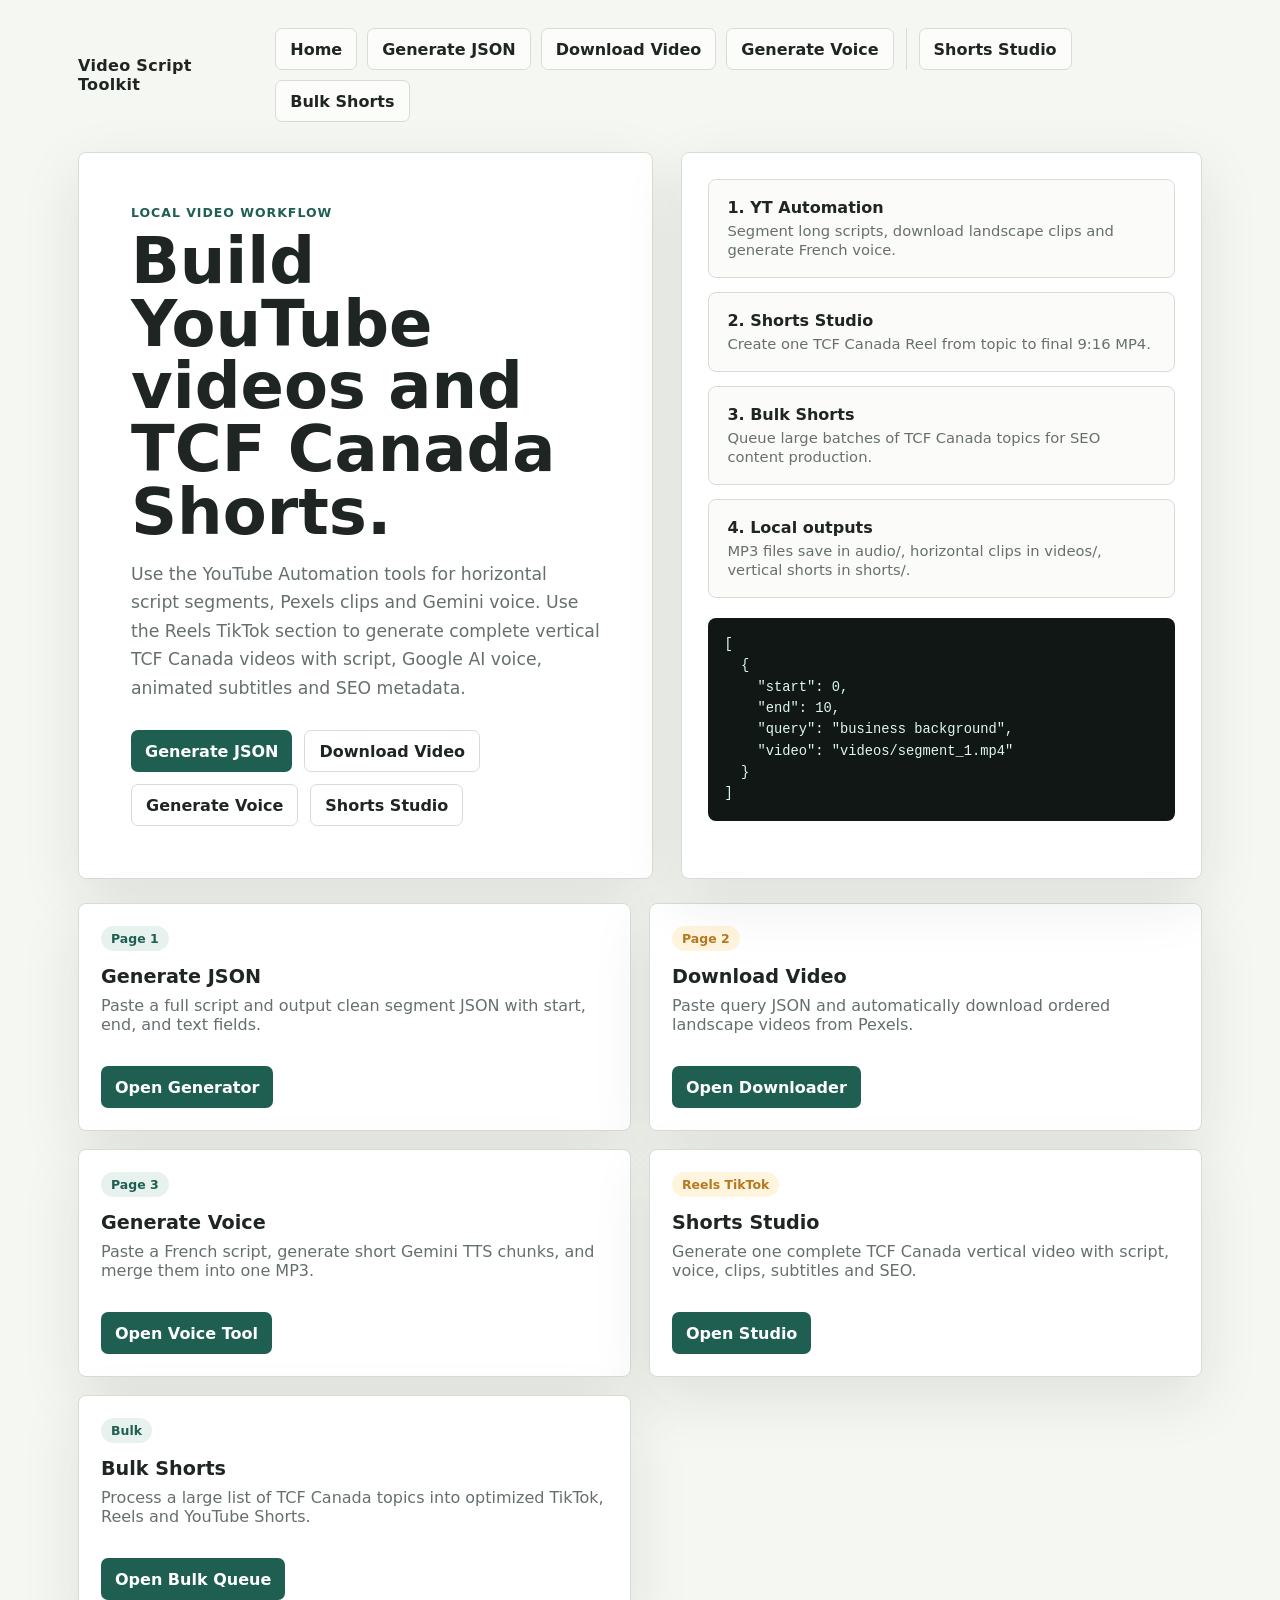
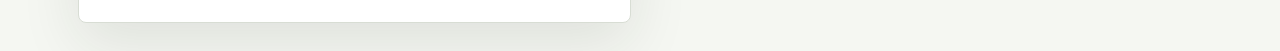
<file: index.html>
<!doctype html>
<html lang="en">
<head>
  <meta charset="utf-8">
  <meta name="viewport" content="width=device-width, initial-scale=1">
  <title>Video Script Toolkit</title>
  <style>
    :root {
      --bg: #f5f7f2;
      --panel: #ffffff;
      --ink: #1f2522;
      --muted: #66706a;
      --line: #d8ddd4;
      --green: #1f5f52;
      --green-dark: #17483e;
      --green-soft: #e7f2ee;
      --gold: #b7791f;
      --shadow: 0 20px 60px rgba(31, 37, 34, 0.1);
    }

    * {
      box-sizing: border-box;
    }

    body {
      margin: 0;
      min-height: 100vh;
      font-family: system-ui, -apple-system, BlinkMacSystemFont, "Segoe UI", sans-serif;
      color: var(--ink);
      background: var(--bg);
    }

    main {
      width: min(1180px, 100%);
      margin: 0 auto;
      padding: 28px;
    }

    .topbar {
      display: flex;
      align-items: center;
      justify-content: space-between;
      gap: 18px;
      margin-bottom: 30px;
    }

    .brand {
      font-weight: 800;
      letter-spacing: 0.02em;
    }

    nav {
      display: flex;
      flex-wrap: wrap;
      gap: 10px;
    }

    nav a,
    .tool-link {
      display: inline-flex;
      min-height: 42px;
      align-items: center;
      justify-content: center;
      border-radius: 7px;
      padding: 0 14px;
      text-decoration: none;
      font-weight: 700;
    }

    .nav-divider {
      width: 1px;
      min-height: 28px;
      margin: 0 2px;
      background: var(--line);
    }

    nav a {
      border: 1px solid var(--line);
      color: var(--ink);
      background: rgba(255, 255, 255, 0.72);
    }

    nav a:hover {
      border-color: var(--green);
      color: var(--green);
    }

    .hero {
      display: grid;
      grid-template-columns: minmax(0, 1.05fr) minmax(320px, 0.95fr);
      gap: 28px;
      align-items: stretch;
    }

    .hero-copy,
    .workflow-panel,
    .tool-card {
      border: 1px solid var(--line);
      border-radius: 8px;
      background: var(--panel);
      box-shadow: var(--shadow);
    }

    .hero-copy {
      padding: clamp(26px, 5vw, 52px);
    }

    .eyebrow {
      margin: 0 0 10px;
      color: var(--green);
      font-size: 0.78rem;
      font-weight: 800;
      letter-spacing: 0.08em;
      text-transform: uppercase;
    }

    h1 {
      margin: 0 0 16px;
      font-size: clamp(2.2rem, 5vw, 5rem);
      line-height: 0.98;
      letter-spacing: 0;
    }

    .lede {
      max-width: 680px;
      margin: 0 0 28px;
      color: var(--muted);
      font-size: 1.08rem;
      line-height: 1.65;
    }

    .primary-actions {
      display: flex;
      flex-wrap: wrap;
      gap: 12px;
    }

    .tool-link {
      background: var(--green);
      color: #fff;
    }

    .tool-link:hover {
      background: var(--green-dark);
    }

    .tool-link.secondary {
      border: 1px solid var(--line);
      background: #fff;
      color: var(--ink);
    }

    .tool-link.secondary:hover {
      border-color: var(--green);
      color: var(--green);
      background: var(--green-soft);
    }

    .workflow-panel {
      position: relative;
      overflow: hidden;
      padding: 26px;
      min-height: 420px;
    }

    .flow-visual {
      display: grid;
      gap: 14px;
    }

    .flow-item {
      position: relative;
      padding: 18px;
      border: 1px solid var(--line);
      border-radius: 8px;
      background: #fbfcfa;
    }

    .flow-item strong {
      display: block;
      margin-bottom: 4px;
    }

    .flow-item span {
      color: var(--muted);
      font-size: 0.92rem;
    }

    .flow-code {
      margin: 20px 0 0;
      border-radius: 8px;
      padding: 16px;
      background: #111715;
      color: #dff8ef;
      font: 0.86rem/1.55 ui-monospace, SFMono-Regular, Menlo, Monaco, Consolas, monospace;
      overflow: hidden;
    }

    .tool-grid {
      display: grid;
      grid-template-columns: repeat(2, minmax(0, 1fr));
      gap: 18px;
      margin-top: 24px;
    }

    .tool-card {
      padding: 22px;
    }

    .tool-card h2 {
      margin: 0 0 8px;
      font-size: 1.2rem;
    }

    .tool-card p {
      min-height: 52px;
      margin: 0 0 18px;
      color: var(--muted);
    }

    .badge {
      display: inline-flex;
      margin-bottom: 14px;
      border-radius: 999px;
      padding: 5px 10px;
      background: var(--green-soft);
      color: var(--green);
      font-size: 0.78rem;
      font-weight: 800;
    }

    .badge.gold {
      background: #fff4dd;
      color: var(--gold);
    }

    @media (max-width: 860px) {
      main {
        padding: 20px;
      }

      .topbar,
      .hero {
        grid-template-columns: 1fr;
      }

      .topbar {
        align-items: flex-start;
        flex-direction: column;
      }

      .tool-grid {
        grid-template-columns: 1fr;
      }
    }
  </style>
</head>
<body>
  <main>
    <header class="topbar">
      <div class="brand">Video Script Toolkit</div>
      <nav aria-label="Main menu">
        <a href="index.html">Home</a>
        <a href="page1.html">Generate JSON</a>
        <a href="page2.html">Download Video</a>
        <a href="page3.html">Generate Voice</a>
        <span class="nav-divider" aria-hidden="true"></span>
        <a href="shorts-studio.html">Shorts Studio</a>
        <a href="shorts-bulk.html">Bulk Shorts</a>
      </nav>
    </header>

    <section class="hero">
      <div class="hero-copy">
        <p class="eyebrow">Local video workflow</p>
        <h1>Build YouTube videos and TCF Canada Shorts.</h1>
        <p class="lede">Use the YouTube Automation tools for horizontal script segments, Pexels clips and Gemini voice. Use the Reels TikTok section to generate complete vertical TCF Canada videos with script, Google AI voice, animated subtitles and SEO metadata.</p>
        <div class="primary-actions">
          <a class="tool-link" href="page1.html">Generate JSON</a>
          <a class="tool-link secondary" href="page2.html">Download Video</a>
          <a class="tool-link secondary" href="page3.html">Generate Voice</a>
          <a class="tool-link secondary" href="shorts-studio.html">Shorts Studio</a>
        </div>
      </div>

      <aside class="workflow-panel" aria-label="Workflow preview">
        <div class="flow-visual">
          <div class="flow-item">
            <strong>1. YT Automation</strong>
            <span>Segment long scripts, download landscape clips and generate French voice.</span>
          </div>
          <div class="flow-item">
            <strong>2. Shorts Studio</strong>
            <span>Create one TCF Canada Reel from topic to final 9:16 MP4.</span>
          </div>
          <div class="flow-item">
            <strong>3. Bulk Shorts</strong>
            <span>Queue large batches of TCF Canada topics for SEO content production.</span>
          </div>
          <div class="flow-item">
            <strong>4. Local outputs</strong>
            <span>MP3 files save in audio/, horizontal clips in videos/, vertical shorts in shorts/.</span>
          </div>
        </div>
        <pre class="flow-code">[
  {
    "start": 0,
    "end": 10,
    "query": "business background",
    "video": "videos/segment_1.mp4"
  }
]</pre>
      </aside>
    </section>

    <section class="tool-grid" aria-label="Tools">
      <article class="tool-card">
        <span class="badge">Page 1</span>
        <h2>Generate JSON</h2>
        <p>Paste a full script and output clean segment JSON with start, end, and text fields.</p>
        <a class="tool-link" href="page1.html">Open Generator</a>
      </article>

      <article class="tool-card">
        <span class="badge gold">Page 2</span>
        <h2>Download Video</h2>
        <p>Paste query JSON and automatically download ordered landscape videos from Pexels.</p>
        <a class="tool-link" href="page2.html">Open Downloader</a>
      </article>

      <article class="tool-card">
        <span class="badge">Page 3</span>
        <h2>Generate Voice</h2>
        <p>Paste a French script, generate short Gemini TTS chunks, and merge them into one MP3.</p>
        <a class="tool-link" href="page3.html">Open Voice Tool</a>
      </article>

      <article class="tool-card">
        <span class="badge gold">Reels TikTok</span>
        <h2>Shorts Studio</h2>
        <p>Generate one complete TCF Canada vertical video with script, voice, clips, subtitles and SEO.</p>
        <a class="tool-link" href="shorts-studio.html">Open Studio</a>
      </article>

      <article class="tool-card">
        <span class="badge">Bulk</span>
        <h2>Bulk Shorts</h2>
        <p>Process a large list of TCF Canada topics into optimized TikTok, Reels and YouTube Shorts.</p>
        <a class="tool-link" href="shorts-bulk.html">Open Bulk Queue</a>
      </article>
    </section>
  </main>
</body>
</html>
</file>
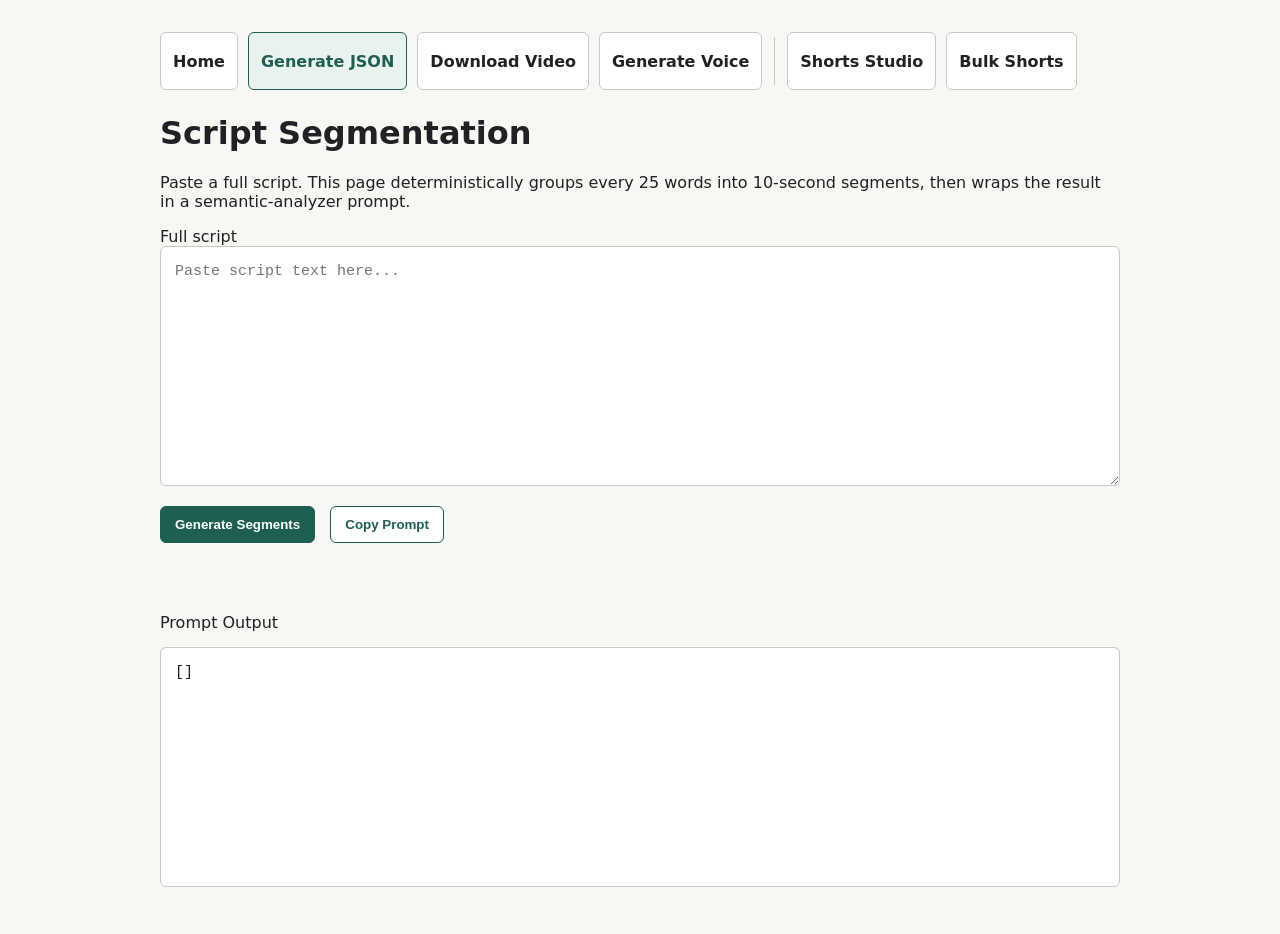
<file: page1.html>
<!doctype html>
<html lang="en">
<head>
  <meta charset="utf-8">
  <meta name="viewport" content="width=device-width, initial-scale=1">
  <title>Script Segmentation</title>
  <style>
    body {
      font-family: system-ui, -apple-system, BlinkMacSystemFont, "Segoe UI", sans-serif;
      margin: 0;
      padding: 32px;
      color: #202124;
      background: #f7f7f4;
    }

    main {
      max-width: 960px;
      margin: 0 auto;
    }

    .top-menu {
      display: flex;
      flex-wrap: wrap;
      gap: 10px;
      margin-bottom: 24px;
    }

    .top-menu a {
      display: inline-flex;
      min-height: 38px;
      align-items: center;
      justify-content: center;
      border: 1px solid #c9c9c3;
      border-radius: 6px;
      padding: 9px 12px;
      color: #202124;
      background: #fff;
      text-decoration: none;
      font-weight: 650;
    }

    .top-menu .nav-divider {
      width: 1px;
      min-height: 28px;
      margin: 5px 2px;
      background: #c9c9c3;
    }

    .top-menu a[aria-current="page"] {
      border-color: #1f5f52;
      color: #1f5f52;
      background: #e8f2ef;
    }

    textarea, pre {
      width: 100%;
      box-sizing: border-box;
      border: 1px solid #c9c9c3;
      border-radius: 6px;
      padding: 14px;
      font: 15px/1.5 ui-monospace, SFMono-Regular, Menlo, Monaco, Consolas, monospace;
      background: #fff;
    }

    textarea {
      min-height: 240px;
      resize: vertical;
    }

    pre {
      min-height: 240px;
      white-space: pre-wrap;
      overflow-wrap: anywhere;
    }

    button {
      margin: 16px 10px 16px 0;
      padding: 10px 14px;
      border: 1px solid #1f5f52;
      border-radius: 6px;
      color: #fff;
      background: #1f5f52;
      cursor: pointer;
      font-weight: 650;
    }

    button.secondary {
      color: #1f5f52;
      background: #fff;
    }

    .meta {
      color: #5d635f;
      min-height: 22px;
    }
  </style>
</head>
<body>
  <main>
    <nav class="top-menu" aria-label="Main menu">
      <a href="index.html">Home</a>
      <a aria-current="page" href="page1.html">Generate JSON</a>
      <a href="page2.html">Download Video</a>
      <a href="page3.html">Generate Voice</a>
      <span class="nav-divider" aria-hidden="true"></span>
      <a href="shorts-studio.html">Shorts Studio</a>
      <a href="shorts-bulk.html">Bulk Shorts</a>
    </nav>

    <h1>Script Segmentation</h1>
    <p>Paste a full script. This page deterministically groups every 25 words into 10-second segments, then wraps the result in a semantic-analyzer prompt.</p>

    <label for="scriptInput">Full script</label>
    <textarea id="scriptInput" placeholder="Paste script text here..."></textarea>

    <div>
      <button id="segmentButton" type="button">Generate Segments</button>
      <button id="copyButton" class="secondary" type="button">Copy Prompt</button>
    </div>

    <p id="meta" class="meta"></p>

    <label for="segmentOutput">Prompt Output</label>
    <pre id="segmentOutput" aria-live="polite">[]</pre>
  </main>

  <script>
    const WORDS_PER_SEGMENT = 25;
    const SECONDS_PER_SEGMENT = 10;

    const scriptInput = document.getElementById('scriptInput');
    const segmentOutput = document.getElementById('segmentOutput');
    const segmentButton = document.getElementById('segmentButton');
    const copyButton = document.getElementById('copyButton');
    const meta = document.getElementById('meta');

    function splitWords(text) {
      return text.trim().split(/\s+/).filter(Boolean);
    }

    function createSegments(text) {
      const words = splitWords(text);
      const segments = [];

      for (let index = 0; index < words.length; index += WORDS_PER_SEGMENT) {
        const segmentIndex = segments.length;
        segments.push({
          start: segmentIndex * SECONDS_PER_SEGMENT,
          end: (segmentIndex + 1) * SECONDS_PER_SEGMENT,
          text: words.slice(index, index + WORDS_PER_SEGMENT).join(' ')
        });
      }

      return segments;
    }

    function createSemanticPrompt(segments) {
      const segmentsJson = JSON.stringify(segments, null, 2);

      return `You are a semantic analyzer.

INPUT:
A JSON array of objects:

${segmentsJson}

TASK:
For EACH object:

* Analyze the meaning of "text"
* Extract the MAIN VISUAL IDEA
* Convert it into a SHORT search query (1 to 3 words ONLY)

OUTPUT:
Return a JSON array with the SAME structure but replace "text" with "query":

[
  {
    "start": number,
    "end": number,
    "query": "..."
  }
]

=====================================
STRICT RULES
============

1. Query length:

* MUST be 1 to 3 words ONLY, and should be good enough to keep useful context
* NO sentences

2. Language:

* Use ENGLISH ONLY (for better stock video results)

3. Content:

* Focus on VISUAL concepts (what can be filmed)
* Prefer:

  * objects (city, office, park)
  * people/actions (meeting, talking, working)
  * environments (urban, nature, business)

4. REMOVE:

* person names (Fatima, Ali, etc.)
* Keep city and country names (Montreal, Paris, France, Canada, etc.) to preserve geographical context
* abstract words (importance, capacity, integration)
* exam/test vocabulary (task, examiner, candidate)

5. PRIORITY:

* What would appear in a video visually

6. If unclear:

* Use a GENERIC fallback:
  "people talking"

7. DO NOT:

* Generate duplicate queries for different segments. Each JSON object should have a UNIQUE query.
* Add explanations
* Add extra fields
* Modify start/end values

=====================================
EXAMPLES
========

Text:
"I work in an urban planning office in Montreal"

→ "office work"

Text:
"I lived in France for 10 years"

→ "city life"

Text:
"We are having a conversation"

→ "people talking"

=====================================
IMPORTANT
=========

* Output VALID JSON ONLY
* No comments
* No extra text`;
    }

    function renderSegments() {
      const segments = createSegments(scriptInput.value);
      segmentOutput.textContent = createSemanticPrompt(segments);
      meta.textContent = `${segments.length} segment${segments.length === 1 ? '' : 's'} generated inside the prompt.`;
    }

    async function copySegments() {
      await navigator.clipboard.writeText(segmentOutput.textContent);
      meta.textContent = 'Prompt copied.';
    }

    segmentButton.addEventListener('click', renderSegments);
    copyButton.addEventListener('click', copySegments);
    scriptInput.addEventListener('input', renderSegments);
  </script>
</body>
</html>
</file>
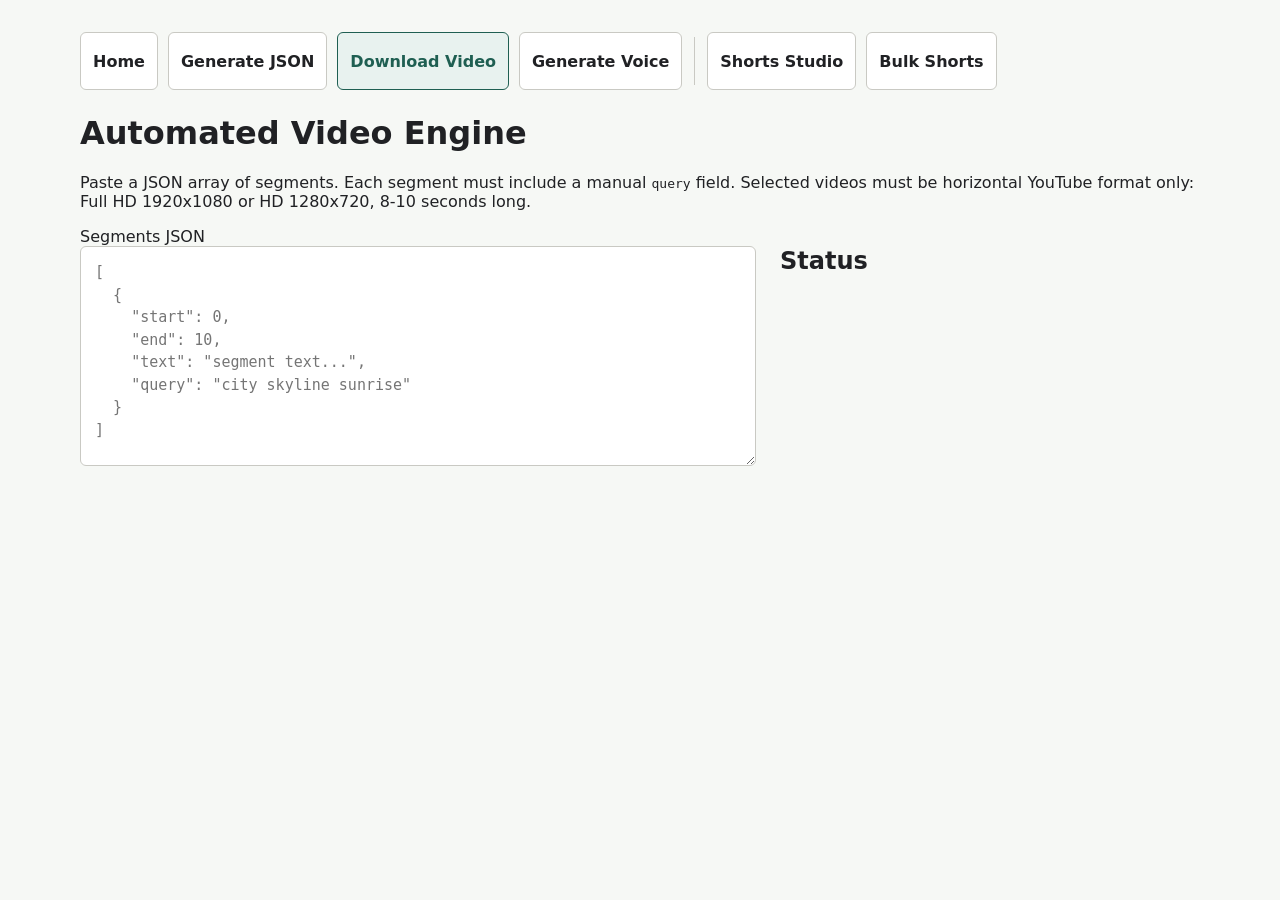
<file: page2.html>
<!doctype html>
<html lang="en">
<head>
  <meta charset="utf-8">
  <meta name="viewport" content="width=device-width, initial-scale=1">
  <title>Automated Video Engine</title>
  <style>
    body {
      font-family: system-ui, -apple-system, BlinkMacSystemFont, "Segoe UI", sans-serif;
      margin: 0;
      padding: 32px;
      color: #202124;
      background: #f6f8f5;
    }

    main {
      max-width: 1120px;
      margin: 0 auto;
    }

    .top-menu {
      display: flex;
      flex-wrap: wrap;
      gap: 10px;
      margin-bottom: 24px;
    }

    .top-menu a {
      display: inline-flex;
      min-height: 38px;
      align-items: center;
      justify-content: center;
      border: 1px solid #c9c9c3;
      border-radius: 6px;
      padding: 9px 12px;
      color: #202124;
      background: #fff;
      text-decoration: none;
      font-weight: 650;
    }

    .top-menu .nav-divider {
      width: 1px;
      min-height: 28px;
      margin: 5px 2px;
      background: #c9c9c3;
    }

    .top-menu a[aria-current="page"] {
      border-color: #1f5f52;
      color: #1f5f52;
      background: #e8f2ef;
    }

    textarea {
      width: 100%;
      min-height: 220px;
      box-sizing: border-box;
      border: 1px solid #c9c9c3;
      border-radius: 6px;
      padding: 14px;
      resize: vertical;
      font: 15px/1.5 ui-monospace, SFMono-Regular, Menlo, Monaco, Consolas, monospace;
      background: #fff;
    }

    .layout {
      display: grid;
      grid-template-columns: minmax(0, 1fr) minmax(320px, 420px);
      gap: 24px;
      align-items: start;
    }

    .status-list {
      margin: 0;
      padding: 0;
      list-style: none;
    }

    .status-list li {
      margin: 0 0 10px;
      padding: 12px;
      border: 1px solid #d3d5cf;
      border-radius: 6px;
      background: #fff;
    }

    .status-list strong {
      display: block;
      margin-bottom: 4px;
    }

    video {
      display: block;
      width: 100%;
      margin-top: 8px;
      border-radius: 6px;
      background: #111;
    }

    .message {
      min-height: 24px;
      color: #5d635f;
    }

    .error {
      color: #a4262c;
    }

    @media (max-width: 820px) {
      body {
        padding: 20px;
      }

      .layout {
        grid-template-columns: 1fr;
      }
    }
  </style>
</head>
<body>
  <main>
    <nav class="top-menu" aria-label="Main menu">
      <a href="index.html">Home</a>
      <a href="page1.html">Generate JSON</a>
      <a aria-current="page" href="page2.html">Download Video</a>
      <a href="page3.html">Generate Voice</a>
      <span class="nav-divider" aria-hidden="true"></span>
      <a href="shorts-studio.html">Shorts Studio</a>
      <a href="shorts-bulk.html">Bulk Shorts</a>
    </nav>

    <h1>Automated Video Engine</h1>
    <p>Paste a JSON array of segments. Each segment must include a manual <code>query</code> field. Selected videos must be horizontal YouTube format only: Full HD 1920x1080 or HD 1280x720, 8-10 seconds long.</p>

    <div class="layout">
      <section>
        <label for="segmentsInput">Segments JSON</label>
        <textarea id="segmentsInput" spellcheck="false" placeholder='[
  {
    "start": 0,
    "end": 10,
    "text": "segment text...",
    "query": "city skyline sunrise"
  }
]'></textarea>
        <p id="message" class="message" aria-live="polite"></p>
      </section>

      <section>
        <h2>Status</h2>
        <ol id="statusList" class="status-list" aria-live="polite"></ol>
      </section>
    </div>
  </main>

  <script>
    const API_URL = 'api.php';
    const FALLBACK_QUERY = 'business background';
    const MIN_DURATION_SECONDS = 8;
    const MAX_DURATION_SECONDS = 10;
    const ALLOWED_VIDEO_SIZES = [
      { width: 1920, height: 1080, label: 'Full HD 1920x1080' },
      { width: 1280, height: 720, label: 'HD 1280x720' }
    ];
    const input = document.getElementById('segmentsInput');
    const message = document.getElementById('message');
    const statusList = document.getElementById('statusList');

    let debounceTimer = 0;
    let isProcessing = false;
    let lastRunSignature = '';
    let currentRunId = 0;

    function parseSegments(value) {
      const parsed = JSON.parse(value);
      const segments = Array.isArray(parsed) ? parsed : parsed.segments;

      if (!Array.isArray(segments)) {
        throw new Error('JSON must be an array, or an object with a segments array.');
      }

      return segments.map((segment, index) => {
        const query = typeof segment.query === 'string' ? segment.query.trim() : '';
        if (!query) {
          throw new Error(`Segment ${index + 1} is missing a query field.`);
        }

        return {
          ...segment,
          index: index + 1,
          query
        };
      });
    }

    function setMessage(text, isError = false) {
      message.textContent = text;
      message.classList.toggle('error', isError);
    }

    function resetStatus(segments) {
      statusList.innerHTML = '';
      segments.forEach((segment) => {
        const item = document.createElement('li');
        item.id = `segment-${segment.index}`;
        item.innerHTML = `<strong>Segment ${segment.index}</strong><span>Queued: ${escapeHtml(segment.query)}</span>`;
        statusList.appendChild(item);
      });
    }

    function updateStatus(index, text, localPath = '') {
      const item = document.getElementById(`segment-${index}`);
      if (!item) {
        return;
      }

      const preview = localPath
        ? `<video src="${encodeURI(localPath)}" controls muted playsinline></video>`
        : '';
      item.innerHTML = `<strong>Segment ${index}</strong><span>${escapeHtml(text)}</span>${preview}`;
    }

    function escapeHtml(value) {
      return String(value)
        .replace(/&/g, '&amp;')
        .replace(/</g, '&lt;')
        .replace(/>/g, '&gt;')
        .replace(/"/g, '&quot;')
        .replace(/'/g, '&#039;');
    }

    async function searchPexels(query) {
      const params = new URLSearchParams({ action: 'search', query });
      const response = await fetch(`${API_URL}?${params.toString()}`);
      const payload = await response.json();

      if (!response.ok || !payload.ok) {
        throw new Error(payload.error || `Search failed for "${query}".`);
      }

      return Array.isArray(payload.videos) ? payload.videos : [];
    }

    function isAllowedYoutubeFormat(file) {
      const width = Number(file.width || 0);
      const height = Number(file.height || 0);

      return ALLOWED_VIDEO_SIZES.some((size) => (
        width === size.width && height === size.height
      ));
    }

    function formatLabel(width, height) {
      const match = ALLOWED_VIDEO_SIZES.find((size) => size.width === width && size.height === height);
      return match ? match.label : `${width}x${height}`;
    }

    function selectHighestResolution(videos) {
      const eligibleVideos = videos.filter((video) => {
        const duration = Number(video.duration || 0);
        return duration >= MIN_DURATION_SECONDS && duration <= MAX_DURATION_SECONDS;
      });
      const files = eligibleVideos.flatMap((video) => {
        const videoFiles = Array.isArray(video.video_files) ? video.video_files : [];
        return videoFiles
          .filter((file) => file.link && isAllowedYoutubeFormat(file))
          .map((file) => ({
            link: file.link,
            width: Number(file.width || 0),
            height: Number(file.height || 0),
            duration: Number(video.duration || 0),
            label: formatLabel(Number(file.width || 0), Number(file.height || 0))
          }));
      });

      files.sort((a, b) => b.width - a.width || b.height - a.height);
      return files[0] || null;
    }

    async function findVideoForSegment(query) {
      const attempts = [
        query,
        query.split(/\s+/)[0],
        FALLBACK_QUERY
      ].filter((value, index, list) => value && list.indexOf(value) === index);

      for (const attempt of attempts) {
        const videos = await searchPexels(attempt);
        const selectedFile = selectHighestResolution(videos);

        if (selectedFile) {
          return {
            query: attempt,
            file: selectedFile
          };
        }
      }

      return null;
    }

    async function downloadVideo(segmentIndex, videoUrl) {
      const response = await fetch(API_URL, {
        method: 'POST',
        headers: {
          'Content-Type': 'application/json'
        },
        body: JSON.stringify({
          action: 'download',
          segment: segmentIndex,
          url: videoUrl
        })
      });
      const payload = await response.json();

      if (!response.ok || !payload.ok) {
        throw new Error(payload.error || `Download failed for segment ${segmentIndex}.`);
      }

      return payload.path;
    }

    async function processSegments(segments, runId) {
      isProcessing = true;
      resetStatus(segments);
      setMessage(`Processing ${segments.length} segment${segments.length === 1 ? '' : 's'}...`);

      for (const segment of segments) {
        if (runId !== currentRunId) {
          return;
        }

        try {
          updateStatus(segment.index, `Searching: ${segment.query}`);
          const selected = await findVideoForSegment(segment.query);

          if (runId !== currentRunId) {
            return;
          }

          if (!selected) {
            updateStatus(segment.index, 'No Full HD 1920x1080 or HD 1280x720 horizontal video found after fallback attempts.');
            continue;
          }

          updateStatus(segment.index, `Downloading and re-encoding from query "${selected.query}" (${selected.file.label}, ${selected.file.duration}s)...`);
          const localPath = await downloadVideo(segment.index, selected.file.link);

          if (runId !== currentRunId) {
            return;
          }

          updateStatus(segment.index, `Saved to ${localPath} as H.264 1080p CFR`, localPath);
        } catch (error) {
          if (runId !== currentRunId) {
            return;
          }

          updateStatus(segment.index, error.message);
        }
      }

      if (runId === currentRunId) {
        setMessage('Processing complete.');
        isProcessing = false;
      }
    }

    function scheduleAutoRun() {
      clearTimeout(debounceTimer);
      debounceTimer = setTimeout(() => {
        const value = input.value.trim();

        if (!value) {
          setMessage('');
          statusList.innerHTML = '';
          return;
        }

        let segments;
        try {
          segments = parseSegments(value);
        } catch (error) {
          setMessage(error.message, true);
          return;
        }

        const signature = JSON.stringify(segments.map(({ index, query, start, end, text }) => ({
          index,
          query,
          start,
          end,
          text
        })));

        if (signature === lastRunSignature && isProcessing) {
          return;
        }

        currentRunId += 1;
        lastRunSignature = signature;
        processSegments(segments, currentRunId);
      }, 350);
    }

    input.addEventListener('input', scheduleAutoRun);
    input.addEventListener('paste', scheduleAutoRun);
  </script>
</body>
</html>
</file>
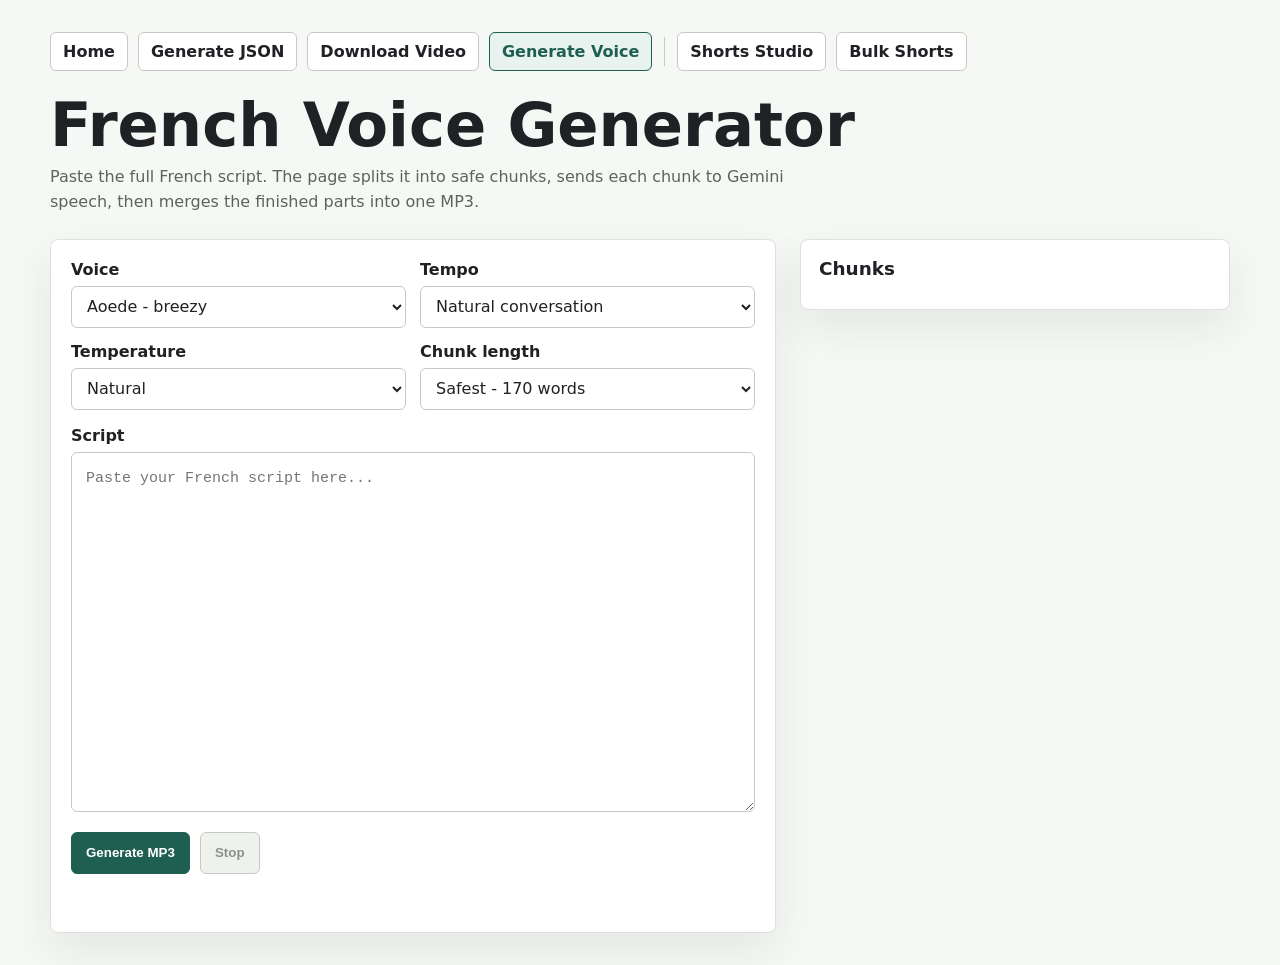
<file: page3.html>
<!doctype html>
<html lang="en">
<head>
  <meta charset="utf-8">
  <meta name="viewport" content="width=device-width, initial-scale=1">
  <title>French Voice Generator</title>
  <style>
    :root {
      --bg: #f6f8f5;
      --panel: #ffffff;
      --ink: #202124;
      --muted: #5d635f;
      --line: #c9c9c3;
      --line-soft: #dde1da;
      --green: #1f5f52;
      --green-dark: #17483e;
      --green-soft: #e8f2ef;
      --red: #a4262c;
      --amber: #805300;
      --amber-soft: #fff4dd;
      --shadow: 0 18px 44px rgba(32, 33, 36, 0.08);
    }

    * {
      box-sizing: border-box;
    }

    body {
      margin: 0;
      padding: 32px;
      color: var(--ink);
      background: var(--bg);
      font-family: system-ui, -apple-system, BlinkMacSystemFont, "Segoe UI", sans-serif;
    }

    main {
      max-width: 1180px;
      margin: 0 auto;
    }

    .top-menu {
      display: flex;
      flex-wrap: wrap;
      gap: 10px;
      margin-bottom: 24px;
    }

    .top-menu a {
      display: inline-flex;
      min-height: 38px;
      align-items: center;
      justify-content: center;
      border: 1px solid var(--line);
      border-radius: 6px;
      padding: 9px 12px;
      color: var(--ink);
      background: #fff;
      text-decoration: none;
      font-weight: 650;
    }

    .top-menu .nav-divider {
      width: 1px;
      min-height: 28px;
      margin: 5px 2px;
      background: var(--line);
    }

    .top-menu a[aria-current="page"] {
      border-color: var(--green);
      color: var(--green);
      background: var(--green-soft);
    }

    h1 {
      margin: 0 0 8px;
      font-size: clamp(2rem, 5vw, 3.8rem);
      line-height: 1;
      letter-spacing: 0;
    }

    .lede {
      max-width: 780px;
      margin: 0 0 24px;
      color: var(--muted);
      font-size: 1rem;
      line-height: 1.6;
    }

    .layout {
      display: grid;
      grid-template-columns: minmax(0, 1fr) minmax(320px, 430px);
      gap: 24px;
      align-items: start;
    }

    .panel {
      border: 1px solid var(--line-soft);
      border-radius: 8px;
      background: var(--panel);
      box-shadow: var(--shadow);
    }

    .input-panel {
      padding: 20px;
    }

    .settings-grid {
      display: grid;
      grid-template-columns: repeat(2, minmax(0, 1fr));
      gap: 14px;
      margin-bottom: 16px;
    }

    label {
      display: block;
      margin-bottom: 7px;
      font-weight: 700;
    }

    input,
    select,
    textarea {
      width: 100%;
      border: 1px solid var(--line);
      border-radius: 6px;
      color: var(--ink);
      background: #fff;
      font: inherit;
    }

    input,
    select {
      min-height: 42px;
      padding: 0 11px;
    }

    textarea {
      min-height: 360px;
      padding: 14px;
      resize: vertical;
      font: 15px/1.55 ui-monospace, SFMono-Regular, Menlo, Monaco, Consolas, monospace;
    }

    .actions {
      display: flex;
      flex-wrap: wrap;
      gap: 10px;
      margin-top: 16px;
    }

    button,
    .download-link {
      display: inline-flex;
      min-height: 42px;
      align-items: center;
      justify-content: center;
      border: 1px solid var(--green);
      border-radius: 6px;
      padding: 0 14px;
      color: #fff;
      background: var(--green);
      cursor: pointer;
      font-weight: 700;
      text-decoration: none;
    }

    button:hover,
    .download-link:hover {
      background: var(--green-dark);
    }

    button:disabled {
      border-color: var(--line);
      color: #8b918d;
      background: #eef1ec;
      cursor: not-allowed;
    }

    button.secondary {
      color: var(--green);
      background: #fff;
    }

    button.secondary:hover:not(:disabled) {
      background: var(--green-soft);
    }

    button.secondary:disabled {
      border-color: var(--line);
      color: #8b918d;
      background: #eef1ec;
      cursor: not-allowed;
    }

    .message {
      min-height: 24px;
      margin: 14px 0 0;
      color: var(--muted);
    }

    .message.error {
      color: var(--red);
    }

    .side-panel {
      padding: 18px;
    }

    .side-panel h2 {
      margin: 0 0 12px;
      font-size: 1.15rem;
    }

    .result-panel {
      margin-bottom: 18px;
    }

    .result-panel[hidden] {
      display: none;
    }

    audio {
      display: block;
      width: 100%;
      margin: 12px 0;
    }

    .status-list {
      display: grid;
      gap: 10px;
      margin: 0;
      padding: 0;
      list-style: none;
    }

    .status-list li {
      border: 1px solid var(--line-soft);
      border-radius: 8px;
      padding: 12px;
      background: #fbfcfa;
    }

    .status-list li.active {
      border-color: var(--green);
      background: var(--green-soft);
    }

    .status-list li.done {
      border-color: #9cc9b8;
    }

    .status-list li.warning {
      border-color: #e1bd75;
      background: var(--amber-soft);
      color: var(--amber);
    }

    .status-list li.error {
      border-color: #d28a8e;
      background: #fff5f5;
      color: var(--red);
    }

    .status-list strong {
      display: block;
      margin-bottom: 4px;
    }

    .status-list span,
    .chunk-preview {
      color: var(--muted);
      font-size: 0.92rem;
      line-height: 1.45;
    }

    .status-list li.error span,
    .status-list li.warning span {
      color: inherit;
    }

    .chunk-preview {
      margin: 8px 0 0;
      overflow-wrap: anywhere;
    }

    @media (max-width: 900px) {
      body {
        padding: 20px;
      }

      .layout,
      .settings-grid {
        grid-template-columns: 1fr;
      }
    }
  </style>
</head>
<body>
  <main>
    <nav class="top-menu" aria-label="Main menu">
      <a href="index.html">Home</a>
      <a href="page1.html">Generate JSON</a>
      <a href="page2.html">Download Video</a>
      <a aria-current="page" href="page3.html">Generate Voice</a>
      <span class="nav-divider" aria-hidden="true"></span>
      <a href="shorts-studio.html">Shorts Studio</a>
      <a href="shorts-bulk.html">Bulk Shorts</a>
    </nav>

    <h1>French Voice Generator</h1>
    <p class="lede">Paste the full French script. The page splits it into safe chunks, sends each chunk to Gemini speech, then merges the finished parts into one MP3.</p>

    <div class="layout">
      <section class="panel input-panel">
        <div class="settings-grid">
          <div>
            <label for="voiceSelect">Voice</label>
            <select id="voiceSelect">
              <option value="Sulafat">Sulafat - warm</option>
              <option value="Achird">Achird - friendly</option>
              <option value="Callirrhoe">Callirrhoe - easy-going</option>
              <option value="Despina">Despina - smooth</option>
              <option value="Aoede" selected>Aoede - breezy</option>
              <option value="Puck">Puck - upbeat</option>
            </select>
          </div>

          <div>
            <label for="pacingSelect">Tempo</label>
            <select id="pacingSelect">
              <option value="slow_warm">Slow, warm and natural</option>
              <option value="natural" selected>Natural conversation</option>
              <option value="dynamic">Dynamic but not rushed</option>
            </select>
          </div>

          <div>
            <label for="temperatureSelect">Temperature</label>
            <select id="temperatureSelect">
              <option value="0.6">Stable</option>
              <option value="0.75" selected>Natural</option>
              <option value="0.95">More expressive</option>
            </select>
          </div>

          <div>
            <label for="chunkSizeSelect">Chunk length</label>
            <select id="chunkSizeSelect">
              <option value="170" selected>Safest - 170 words</option>
              <option value="240">Balanced - 240 words</option>
              <option value="320">Faster - 320 words</option>
            </select>
          </div>
        </div>

        <label for="scriptInput">Script</label>
        <textarea id="scriptInput" spellcheck="true" placeholder="Paste your French script here..."></textarea>

        <div class="actions">
          <button id="generateButton" type="button">Generate MP3</button>
          <button id="stopButton" class="secondary" type="button" disabled>Stop</button>
        </div>

        <p id="message" class="message" aria-live="polite"></p>
      </section>

      <aside class="panel side-panel">
        <section id="resultPanel" class="result-panel" hidden>
          <h2>Final MP3</h2>
          <audio id="finalAudio" controls></audio>
          <a id="downloadLink" class="download-link" href="#" download>Download MP3</a>
        </section>

        <h2>Chunks</h2>
        <ol id="statusList" class="status-list" aria-live="polite"></ol>
      </aside>
    </div>
  </main>

  <script>
    const API_URL = 'api.php';

    const voiceSelect = document.getElementById('voiceSelect');
    const pacingSelect = document.getElementById('pacingSelect');
    const temperatureSelect = document.getElementById('temperatureSelect');
    const chunkSizeSelect = document.getElementById('chunkSizeSelect');
    const scriptInput = document.getElementById('scriptInput');
    const generateButton = document.getElementById('generateButton');
    const stopButton = document.getElementById('stopButton');
    const message = document.getElementById('message');
    const statusList = document.getElementById('statusList');
    const resultPanel = document.getElementById('resultPanel');
    const finalAudio = document.getElementById('finalAudio');
    const downloadLink = document.getElementById('downloadLink');

    let activeAbortController = null;

    function normalizeText(text) {
      return text
        .replace(/\r\n/g, '\n')
        .replace(/\r/g, '\n')
        .replace(/[ \t]+/g, ' ')
        .replace(/\n{3,}/g, '\n\n')
        .trim();
    }

    function countWords(text) {
      return text.trim().split(/\s+/).filter(Boolean).length;
    }

    function splitIntoUnits(text) {
      const paragraphs = normalizeText(text).split(/\n{2,}/).filter(Boolean);
      const units = [];

      paragraphs.forEach((paragraph) => {
        const matches = paragraph.match(/[^.!?;:\u2026]+[.!?;:\u2026]+["')\]]*|[^.!?;:\u2026]+$/g) || [paragraph];
        matches
          .map((value) => value.trim())
          .filter(Boolean)
          .forEach((value) => units.push(value));
      });

      return units;
    }

    function splitScript(text, maxWords) {
      const units = splitIntoUnits(text);
      const chunks = [];
      let current = [];
      let currentWords = 0;

      function flushCurrent() {
        if (current.length === 0) {
          return;
        }

        chunks.push(current.join(' ').replace(/\s+/g, ' ').trim());
        current = [];
        currentWords = 0;
      }

      units.forEach((unit) => {
        const unitWords = countWords(unit);

        if (unitWords > maxWords) {
          flushCurrent();
          const words = unit.split(/\s+/).filter(Boolean);

          for (let index = 0; index < words.length; index += maxWords) {
            chunks.push(words.slice(index, index + maxWords).join(' '));
          }

          return;
        }

        if (currentWords > 0 && currentWords + unitWords > maxWords) {
          flushCurrent();
        }

        current.push(unit);
        currentWords += unitWords;
      });

      flushCurrent();
      return chunks;
    }

    function escapeHtml(value) {
      return String(value)
        .replace(/&/g, '&amp;')
        .replace(/</g, '&lt;')
        .replace(/>/g, '&gt;')
        .replace(/"/g, '&quot;')
        .replace(/'/g, '&#039;');
    }

    function setMessage(text, isError = false) {
      message.textContent = text;
      message.classList.toggle('error', isError);
    }

    function createRunId() {
      const timestamp = new Date().toISOString().replace(/\D/g, '').slice(0, 14);
      const random = Math.random().toString(36).slice(2, 8);
      return `${timestamp}_${random}`;
    }

    function formatDuration(seconds) {
      if (!Number.isFinite(Number(seconds))) {
        return '';
      }

      const totalSeconds = Math.round(Number(seconds));
      const minutes = Math.floor(totalSeconds / 60);
      const remainingSeconds = String(totalSeconds % 60).padStart(2, '0');
      return `${minutes}:${remainingSeconds}`;
    }

    function previewText(text) {
      return text.length > 190 ? `${text.slice(0, 190)}...` : text;
    }

    function resetStatus(chunks) {
      statusList.innerHTML = '';

      chunks.forEach((chunk, index) => {
        const item = document.createElement('li');
        const words = countWords(chunk);
        item.id = `chunk-${index + 1}`;
        item.innerHTML = `
          <strong>Chunk ${index + 1}</strong>
          <span>Queued: ${words} word${words === 1 ? '' : 's'}</span>
          <p class="chunk-preview">${escapeHtml(previewText(chunk))}</p>
        `;
        statusList.appendChild(item);
      });
    }

    function updateStatus(index, title, detail = '', state = '') {
      const item = document.getElementById(`chunk-${index}`);
      if (!item) {
        return;
      }

      item.className = state;
      item.innerHTML = `
        <strong>Chunk ${index}</strong>
        <span>${escapeHtml(title)}</span>
        ${detail ? `<p class="chunk-preview">${escapeHtml(detail)}</p>` : ''}
      `;
    }

    function setControlsRunning(isRunning) {
      generateButton.disabled = isRunning;
      stopButton.disabled = !isRunning;
      voiceSelect.disabled = isRunning;
      pacingSelect.disabled = isRunning;
      temperatureSelect.disabled = isRunning;
      chunkSizeSelect.disabled = isRunning;
      scriptInput.disabled = isRunning;
    }

    async function postJson(payload, signal) {
      const response = await fetch(API_URL, {
        method: 'POST',
        headers: {
          'Content-Type': 'application/json'
        },
        body: JSON.stringify(payload),
        signal
      });

      let body;
      try {
        body = await response.json();
      } catch (error) {
        throw new Error('The server returned an invalid response.');
      }

      if (!response.ok || !body.ok) {
        throw new Error(body.error || 'The server returned an error.');
      }

      return body;
    }

    function updatePreviewMessage() {
      const script = normalizeText(scriptInput.value);

      if (!script) {
        setMessage('');
        statusList.innerHTML = '';
        return;
      }

      const maxWords = Number(chunkSizeSelect.value);
      const chunks = splitScript(script, maxWords);
      const words = countWords(script);
      setMessage(`${words} word${words === 1 ? '' : 's'} ready. This will generate ${chunks.length} audio chunk${chunks.length === 1 ? '' : 's'}.`);
    }

    async function generateVoice() {
      const script = normalizeText(scriptInput.value);

      if (!script) {
        setMessage('Paste a script first.', true);
        return;
      }

      const maxWords = Number(chunkSizeSelect.value);
      const chunks = splitScript(script, maxWords);

      if (chunks.length === 0) {
        setMessage('The script could not be split into chunks.', true);
        return;
      }

      const runId = createRunId();
      const generatedFiles = [];
      activeAbortController = new AbortController();
      resultPanel.hidden = true;
      finalAudio.removeAttribute('src');
      downloadLink.removeAttribute('href');
      resetStatus(chunks);
      setControlsRunning(true);
      setMessage(`Generating ${chunks.length} chunk${chunks.length === 1 ? '' : 's'}...`);

      try {
        for (let index = 0; index < chunks.length; index += 1) {
          const chunkNumber = index + 1;
          updateStatus(chunkNumber, 'Generating speech...', previewText(chunks[index]), 'active');

          const result = await postJson({
            action: 'tts_chunk',
            runId,
            chunkIndex: chunkNumber,
            totalChunks: chunks.length,
            text: chunks[index],
            voice: voiceSelect.value,
            pacing: pacingSelect.value,
            temperature: Number(temperatureSelect.value)
          }, activeAbortController.signal);

          generatedFiles.push(result.path);
          const duration = formatDuration(result.duration);
          updateStatus(
            chunkNumber,
            duration ? `Saved ${result.path} (${duration})` : `Saved ${result.path}`,
            '',
            'done'
          );
        }

        setMessage('Merging MP3 chunks...');
        const finalResult = await postJson({
          action: 'tts_merge',
          runId,
          files: generatedFiles
        }, activeAbortController.signal);

        const finalPath = `${finalResult.path}?v=${Date.now()}`;
        finalAudio.src = finalPath;
        downloadLink.href = finalPath;
        downloadLink.download = finalResult.path.split('/').pop() || 'voice_final.mp3';
        resultPanel.hidden = false;

        const duration = formatDuration(finalResult.duration);
        setMessage(duration ? `Done. Final MP3 is ${duration}.` : 'Done. Final MP3 is ready.');
      } catch (error) {
        if (error.name === 'AbortError') {
          setMessage('Generation stopped.');
        } else {
          setMessage(error.message, true);
          const failedIndex = generatedFiles.length + 1;
          updateStatus(failedIndex, error.message, '', 'error');
        }
      } finally {
        activeAbortController = null;
        setControlsRunning(false);
      }
    }

    function stopGeneration() {
      if (activeAbortController) {
        activeAbortController.abort();
      }
    }

    generateButton.addEventListener('click', generateVoice);
    stopButton.addEventListener('click', stopGeneration);
    scriptInput.addEventListener('input', updatePreviewMessage);
    chunkSizeSelect.addEventListener('change', updatePreviewMessage);
  </script>
</body>
</html>
</file>
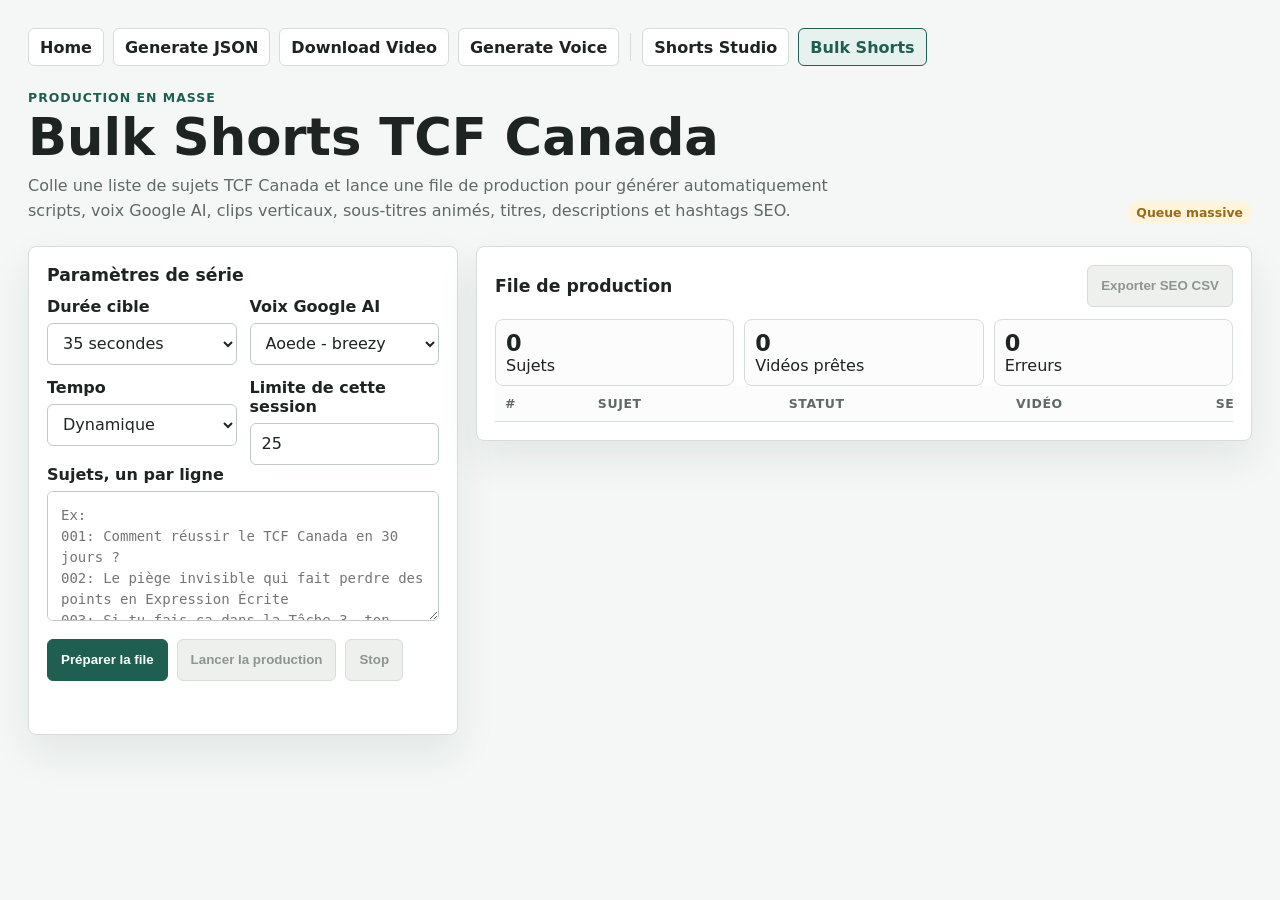
<file: shorts-bulk.html>
<!doctype html>
<html lang="fr">
<head>
  <meta charset="utf-8">
  <meta name="viewport" content="width=device-width, initial-scale=1">
  <title>TCF Canada Bulk Shorts</title>
  <link rel="stylesheet" href="shorts.css">
</head>
<body>
  <main>
    <nav class="top-menu" aria-label="Main menu">
      <a href="index.html">Home</a>
      <a href="page1.html">Generate JSON</a>
      <a href="page2.html">Download Video</a>
      <a href="page3.html">Generate Voice</a>
      <span class="nav-divider" aria-hidden="true"></span>
      <a href="shorts-studio.html">Shorts Studio</a>
      <a aria-current="page" href="shorts-bulk.html">Bulk Shorts</a>
    </nav>

    <header class="page-head">
      <div>
        <p class="eyebrow">Production en masse</p>
        <h1>Bulk Shorts TCF Canada</h1>
        <p class="lede">Colle une liste de sujets TCF Canada et lance une file de production pour générer automatiquement scripts, voix Google AI, clips verticaux, sous-titres animés, titres, descriptions et hashtags SEO.</p>
      </div>
      <span class="pill gold">Queue massive</span>
    </header>

    <div class="bulk-layout">
      <section class="panel panel-pad">
        <h2>Paramètres de série</h2>

        <div class="form-grid">
          <div>
            <label for="durationSelect">Durée cible</label>
            <select id="durationSelect">
              <option value="25">25 secondes</option>
              <option value="35" selected>35 secondes</option>
              <option value="45">45 secondes</option>
              <option value="60">60 secondes</option>
            </select>
          </div>

          <div>
            <label for="voiceSelect">Voix Google AI</label>
            <select id="voiceSelect"></select>
          </div>

          <div>
            <label for="pacingSelect">Tempo</label>
            <select id="pacingSelect">
              <option value="natural">Naturel</option>
              <option value="dynamic" selected>Dynamique</option>
              <option value="slow_warm">Plus lent et chaleureux</option>
            </select>
          </div>

          <div>
            <label for="limitInput">Limite de cette session</label>
            <input id="limitInput" type="number" min="1" max="500" value="25">
          </div>
        </div>

        <label for="topicsInput">Sujets, un par ligne</label>
        <textarea id="topicsInput" placeholder="Ex:
001: Comment réussir le TCF Canada en 30 jours ?
002: Le piège invisible qui fait perdre des points en Expression Écrite
003: Si tu fais ça dans la Tâche 3, ton score peut chuter"></textarea>

        <div class="actions">
          <button id="prepareButton" type="button">Préparer la file</button>
          <button id="startButton" class="blue" type="button" disabled>Lancer la production</button>
          <button id="stopButton" class="secondary" type="button" disabled>Stop</button>
        </div>

        <p id="message" class="message" aria-live="polite"></p>
      </section>

      <section class="panel panel-pad">
        <div class="section-title">
          <h2>File de production</h2>
          <button id="exportButton" class="secondary" type="button" disabled>Exporter SEO CSV</button>
        </div>

        <div class="metrics">
          <div class="metric">
            <strong id="queuedCount">0</strong>
            <span>Sujets</span>
          </div>
          <div class="metric">
            <strong id="doneCount">0</strong>
            <span>Vidéos prêtes</span>
          </div>
          <div class="metric">
            <strong id="errorCount">0</strong>
            <span>Erreurs</span>
          </div>
        </div>

        <div class="job-table-wrap">
          <table class="job-table">
            <thead>
              <tr>
                <th>#</th>
                <th>Sujet</th>
                <th>Statut</th>
                <th>Vidéo</th>
                <th>SEO</th>
              </tr>
            </thead>
            <tbody id="jobTableBody"></tbody>
          </table>
        </div>
      </section>
    </div>
  </main>

  <script src="shorts-workflow.js"></script>
  <script>
    const durationSelect = document.getElementById('durationSelect');
    const voiceSelect = document.getElementById('voiceSelect');
    const pacingSelect = document.getElementById('pacingSelect');
    const limitInput = document.getElementById('limitInput');
    const topicsInput = document.getElementById('topicsInput');
    const prepareButton = document.getElementById('prepareButton');
    const startButton = document.getElementById('startButton');
    const stopButton = document.getElementById('stopButton');
    const exportButton = document.getElementById('exportButton');
    const message = document.getElementById('message');
    const queuedCount = document.getElementById('queuedCount');
    const doneCount = document.getElementById('doneCount');
    const errorCount = document.getElementById('errorCount');
    const jobTableBody = document.getElementById('jobTableBody');

    let jobs = [];
    let activeAbortController = null;
    let isRunning = false;

    populateShortsVoiceSelect(voiceSelect, 'Aoede');

    function setMessage(text, isError = false) {
      message.textContent = text;
      message.classList.toggle('error', isError);
    }

    function getBaseSettings() {
      return {
        duration: Number(durationSelect.value),
        audience: 'candidats au TCF Canada qui veulent immigrer, étudier ou travailler au Canada',
        tone: 'clair, direct, chaleureux et orienté résultat',
        platform: 'TikTok, Instagram Reels et YouTube Shorts',
        voice: voiceSelect.value,
        pacing: pacingSelect.value,
        temperature: 0.75
      };
    }

    function parseTopics() {
      const limit = Math.max(1, Math.min(500, Number(limitInput.value || 25)));
      return parseShortsTopicLines(topicsInput.value, limit);
    }

    function makeJob(topicEntry, index) {
      return {
        id: index + 1,
        number: topicEntry.number,
        topic: topicEntry.topic,
        outputFileName: topicEntry.outputFileName,
        status: 'queued',
        detail: 'En attente',
        plan: null,
        audioPath: '',
        videoPath: '',
        seo: '',
        error: ''
      };
    }

    function prepareJobs() {
      jobs = parseTopics().map(makeJob);
      renderJobs();
      setMessage(
        jobs.length
          ? `${jobs.length} sujet${jobs.length === 1 ? '' : 's'} prêt${jobs.length === 1 ? '' : 's'} dans la file.`
          : 'Format attendu: 045: Le sujet de la vidéo',
        jobs.length === 0
      );
      startButton.disabled = jobs.length === 0;
      exportButton.disabled = true;
    }

    function updateMetrics() {
      queuedCount.textContent = String(jobs.length);
      doneCount.textContent = String(jobs.filter((job) => job.status === 'done').length);
      errorCount.textContent = String(jobs.filter((job) => job.status === 'error').length);
      exportButton.disabled = jobs.every((job) => !job.seo);
    }

    function renderJobs() {
      jobTableBody.innerHTML = jobs.map((job) => {
        const videoCell = job.videoPath
          ? `<a href="${encodeURI(job.videoPath)}" download="${escapeShortsHtml(job.outputFileName)}">${escapeShortsHtml(job.outputFileName)}</a>`
          : '';
        const seoCell = job.plan ? `
          <div class="seo-cell">
            <button class="secondary compact copy-job-seo" type="button" data-job-id="${job.id}">Copier SEO</button>
            <pre>${escapeShortsHtml(job.seo)}</pre>
          </div>
        ` : '';
        return `
          <tr id="job-${job.id}">
            <td>${escapeShortsHtml(job.number)}</td>
            <td>${escapeShortsHtml(job.topic)}</td>
            <td><span class="pill ${job.status === 'active' ? 'blue' : job.status === 'error' ? 'gold' : ''}">${escapeShortsHtml(job.status)}</span><br><span class="muted">${escapeShortsHtml(job.detail)}</span></td>
            <td>${videoCell}</td>
            <td>${seoCell}</td>
          </tr>
        `;
      }).join('');
      updateMetrics();
    }

    function updateJob(job, updates) {
      Object.assign(job, updates);
      renderJobs();
    }

    function setRunning(running) {
      isRunning = running;
      prepareButton.disabled = running;
      startButton.disabled = running || jobs.length === 0;
      stopButton.disabled = !running;
      topicsInput.disabled = running;
      durationSelect.disabled = running;
      voiceSelect.disabled = running;
      pacingSelect.disabled = running;
      limitInput.disabled = running;
    }

    async function runJob(job, index) {
      const settings = {
        ...getBaseSettings(),
        topic: job.topic,
        runId: createShortsRunId(`bulk_${job.number || index + 1}`),
        outputFileName: job.outputFileName
      };

      const result = await createCompleteShortsVideo(settings, {
        onStep(step, detail) {
          updateJob(job, { status: 'active', detail });
        },
        onPlan(plan) {
          updateJob(job, {
            plan,
            seo: getShortsSeoText(plan),
            detail: 'Script et SEO prêts'
          });
        },
        onVoice(voice) {
          updateJob(job, {
            audioPath: voice.path,
            detail: `Voix prête ${formatShortsDuration(voice.duration)}`
          });
        },
        onClips(clips) {
          updateJob(job, {
            detail: `${clips.length} clips verticaux prêts`
          });
        },
        onVideo(video) {
          updateJob(job, {
            videoPath: video.path,
            detail: `MP4 prêt ${formatShortsDuration(video.duration)}`
          });
        }
      }, activeAbortController.signal);

      updateJob(job, {
        status: 'done',
        detail: 'Vidéo prête',
        plan: result.plan,
        seo: getShortsSeoText(result.plan),
        videoPath: result.video.path
      });
    }

    async function startBulk() {
      if (jobs.length === 0) {
        prepareJobs();
      }

      if (jobs.length === 0) {
        return;
      }

      activeAbortController = new AbortController();
      setRunning(true);
      setMessage(`Production en cours: ${jobs.length} vidéo${jobs.length === 1 ? '' : 's'} en séquence.`);

      try {
        for (let index = 0; index < jobs.length; index += 1) {
          const job = jobs[index];
          if (job.status === 'done') {
            continue;
          }

          try {
            await runJob(job, index);
          } catch (error) {
            if (error.name === 'AbortError') {
              throw error;
            }

            updateJob(job, {
              status: 'error',
              detail: 'Erreur',
              error: error.message
            });
          }
        }

        setMessage('Production terminée.');
      } catch (error) {
        setMessage(error.name === 'AbortError' ? 'Production arrêtée.' : error.message, error.name !== 'AbortError');
      } finally {
        activeAbortController = null;
        setRunning(false);
      }
    }

    function exportSeoCsv() {
      const rows = [
        ['topic', 'video_path', 'title', 'description', 'hashtags']
      ];

      jobs.forEach((job) => {
        const seo = job.plan && job.plan.seo ? job.plan.seo : {};
        rows.push([
          job.topic,
          job.videoPath,
          seo.title || '',
          seo.description || '',
          Array.isArray(seo.hashtags) ? seo.hashtags.join(' ') : ''
        ]);
      });

      const csv = rows.map((row) => row.map((value) => `"${String(value).replace(/"/g, '""')}"`).join(',')).join('\n');
      const blob = new Blob([csv], { type: 'text/csv;charset=utf-8' });
      const url = URL.createObjectURL(blob);
      const link = document.createElement('a');
      link.href = url;
      link.download = `tcf-canada-shorts-seo-${Date.now()}.csv`;
      link.click();
      URL.revokeObjectURL(url);
    }

    prepareButton.addEventListener('click', prepareJobs);
    startButton.addEventListener('click', startBulk);
    stopButton.addEventListener('click', () => {
      if (activeAbortController) {
        activeAbortController.abort();
      }
    });
    exportButton.addEventListener('click', exportSeoCsv);
    jobTableBody.addEventListener('click', async (event) => {
      const button = event.target.closest('.copy-job-seo');
      if (!button) {
        return;
      }

      const job = jobs.find((item) => item.id === Number(button.dataset.jobId));

      try {
        await copyShortsText(job ? job.seo : '');
        setMessage('SEO copié.');
      } catch (error) {
        setMessage(error.message, true);
      }
    });
    topicsInput.addEventListener('input', () => {
      if (!isRunning) {
        startButton.disabled = parseTopics().length === 0;
      }
    });
  </script>
</body>
</html>
</file>
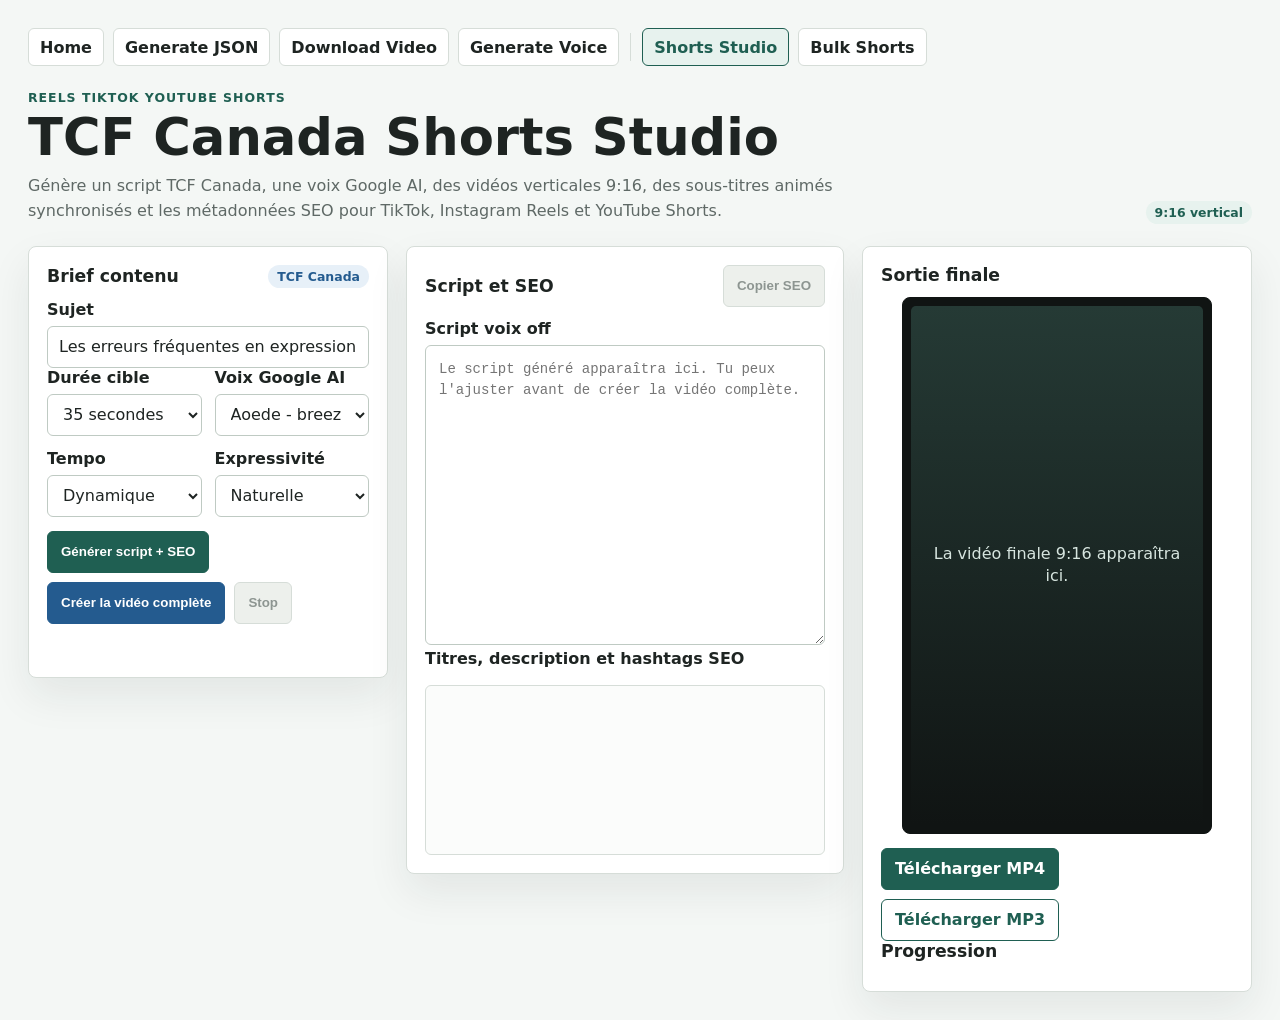
<file: shorts-studio.html>
<!doctype html>
<html lang="fr">
<head>
  <meta charset="utf-8">
  <meta name="viewport" content="width=device-width, initial-scale=1">
  <title>TCF Canada Shorts Studio</title>
  <link rel="stylesheet" href="shorts.css">
</head>
<body>
  <main>
    <nav class="top-menu" aria-label="Main menu">
      <a href="index.html">Home</a>
      <a href="page1.html">Generate JSON</a>
      <a href="page2.html">Download Video</a>
      <a href="page3.html">Generate Voice</a>
      <span class="nav-divider" aria-hidden="true"></span>
      <a aria-current="page" href="shorts-studio.html">Shorts Studio</a>
      <a href="shorts-bulk.html">Bulk Shorts</a>
    </nav>

    <header class="page-head">
      <div>
        <p class="eyebrow">Reels TikTok YouTube Shorts</p>
        <h1>TCF Canada Shorts Studio</h1>
        <p class="lede">Génère un script TCF Canada, une voix Google AI, des vidéos verticales 9:16, des sous-titres animés synchronisés et les métadonnées SEO pour TikTok, Instagram Reels et YouTube Shorts.</p>
      </div>
      <span class="pill">9:16 vertical</span>
    </header>

    <div class="layout">
      <section class="panel panel-pad">
        <div class="section-title">
          <h2>Brief contenu</h2>
          <span class="pill blue">TCF Canada</span>
        </div>

        <div class="form-grid full">
          <div>
            <label for="topicInput">Sujet</label>
            <input id="topicInput" value="Les erreurs fréquentes en expression orale TCF Canada" placeholder="Ex: Comment réussir la tâche 2 expression orale">
          </div>
        </div>

        <div class="form-grid">
          <div>
            <label for="durationSelect">Durée cible</label>
            <select id="durationSelect">
              <option value="25">25 secondes</option>
              <option value="35" selected>35 secondes</option>
              <option value="45">45 secondes</option>
              <option value="60">60 secondes</option>
            </select>
          </div>

          <div>
            <label for="voiceSelect">Voix Google AI</label>
            <select id="voiceSelect"></select>
          </div>

          <div>
            <label for="pacingSelect">Tempo</label>
            <select id="pacingSelect">
              <option value="natural">Naturel</option>
              <option value="dynamic" selected>Dynamique</option>
              <option value="slow_warm">Plus lent et chaleureux</option>
            </select>
          </div>

          <div>
            <label for="temperatureSelect">Expressivité</label>
            <select id="temperatureSelect">
              <option value="0.6">Stable</option>
              <option value="0.75" selected>Naturelle</option>
              <option value="0.95">Plus expressive</option>
            </select>
          </div>
        </div>

        <div class="actions">
          <button id="generatePlanButton" type="button">Générer script + SEO</button>
          <button id="generateAllButton" class="blue" type="button">Créer la vidéo complète</button>
          <button id="stopButton" class="secondary" type="button" disabled>Stop</button>
        </div>

        <p id="message" class="message" aria-live="polite"></p>
      </section>

      <section class="panel panel-pad">
        <div class="section-title">
          <h2>Script et SEO</h2>
          <button id="copySeoButton" class="secondary" type="button" disabled>Copier SEO</button>
        </div>

        <label for="scriptOutput">Script voix off</label>
        <textarea id="scriptOutput" spellcheck="true" placeholder="Le script généré apparaîtra ici. Tu peux l'ajuster avant de créer la vidéo complète."></textarea>

        <div class="seo-box">
          <label for="seoOutput">Titres, description et hashtags SEO</label>
          <pre id="seoOutput" aria-live="polite"></pre>
        </div>
      </section>

      <aside class="panel panel-pad">
        <h2>Sortie finale</h2>
        <div class="phone-preview">
          <div class="phone-screen">
            <video id="videoPreview" controls playsinline hidden></video>
            <div id="emptyPreview" class="phone-empty">La vidéo finale 9:16 apparaîtra ici.</div>
          </div>
        </div>

        <audio id="audioPreview" controls hidden></audio>

        <div class="actions">
          <a id="downloadVideoLink" class="button-link" href="#" download hidden>Télécharger MP4</a>
          <a id="downloadAudioLink" class="button-link secondary" href="#" download hidden>Télécharger MP3</a>
        </div>

        <h3>Progression</h3>
        <ol id="statusList" class="status-list" aria-live="polite"></ol>
      </aside>
    </div>
  </main>

  <script src="shorts-workflow.js"></script>
  <script>
    const topicInput = document.getElementById('topicInput');
    const durationSelect = document.getElementById('durationSelect');
    const voiceSelect = document.getElementById('voiceSelect');
    const pacingSelect = document.getElementById('pacingSelect');
    const temperatureSelect = document.getElementById('temperatureSelect');
    const generatePlanButton = document.getElementById('generatePlanButton');
    const generateAllButton = document.getElementById('generateAllButton');
    const stopButton = document.getElementById('stopButton');
    const copySeoButton = document.getElementById('copySeoButton');
    const scriptOutput = document.getElementById('scriptOutput');
    const seoOutput = document.getElementById('seoOutput');
    const message = document.getElementById('message');
    const statusList = document.getElementById('statusList');
    const videoPreview = document.getElementById('videoPreview');
    const emptyPreview = document.getElementById('emptyPreview');
    const audioPreview = document.getElementById('audioPreview');
    const downloadVideoLink = document.getElementById('downloadVideoLink');
    const downloadAudioLink = document.getElementById('downloadAudioLink');

    let activeAbortController = null;
    let currentPlan = null;

    populateShortsVoiceSelect(voiceSelect, 'Aoede');

    function getSettings() {
      return {
        topic: normalizeShortsText(topicInput.value),
        duration: Number(durationSelect.value),
        audience: 'candidats au TCF Canada qui veulent immigrer, étudier ou travailler au Canada',
        tone: 'clair, direct, chaleureux et orienté résultat',
        platform: 'TikTok, Instagram Reels et YouTube Shorts',
        voice: voiceSelect.value,
        pacing: pacingSelect.value,
        temperature: Number(temperatureSelect.value)
      };
    }

    function setMessage(text, isError = false) {
      message.textContent = text;
      message.classList.toggle('error', isError);
    }

    function setRunning(isRunning) {
      activeAbortController = isRunning ? activeAbortController : null;
      generatePlanButton.disabled = isRunning;
      generateAllButton.disabled = isRunning;
      stopButton.disabled = !isRunning;
      topicInput.disabled = isRunning;
      durationSelect.disabled = isRunning;
      voiceSelect.disabled = isRunning;
      pacingSelect.disabled = isRunning;
      temperatureSelect.disabled = isRunning;
      scriptOutput.disabled = isRunning;
    }

    function resetOutputs() {
      statusList.innerHTML = '';
      videoPreview.hidden = true;
      videoPreview.removeAttribute('src');
      emptyPreview.hidden = false;
      audioPreview.hidden = true;
      audioPreview.removeAttribute('src');
      downloadVideoLink.hidden = true;
      downloadAudioLink.hidden = true;
    }

    function addStatus(id, title, detail = '', state = '') {
      let item = document.getElementById(`status-${id}`);
      if (!item) {
        item = document.createElement('li');
        item.id = `status-${id}`;
        statusList.appendChild(item);
      }

      item.className = state;
      item.innerHTML = `
        <strong>${escapeShortsHtml(title)}</strong>
        <span>${escapeShortsHtml(detail)}</span>
      `;
    }

    function renderPlan(plan) {
      currentPlan = plan;
      scriptOutput.value = plan.script || '';
      seoOutput.textContent = getShortsSeoText(plan);
      copySeoButton.disabled = !seoOutput.textContent;
      addStatus('plan', 'Script + SEO prêts', `${plan.segments.length} segments, ${plan.subtitles.length} sous-titres`, 'done');
    }

    async function handleGeneratePlan() {
      const settings = getSettings();
      if (!settings.topic) {
        setMessage('Ajoute un sujet TCF Canada.', true);
        return;
      }

      activeAbortController = new AbortController();
      resetOutputs();
      setRunning(true);
      setMessage('Génération du script, des sous-titres et du SEO...');
      addStatus('plan', 'Plan Gemini', 'En cours...', 'active');

      try {
        const plan = await generateShortsPlan(settings, activeAbortController.signal);
        renderPlan(plan);
        setMessage('Script, sous-titres et SEO générés.');
      } catch (error) {
        setMessage(error.name === 'AbortError' ? 'Génération arrêtée.' : error.message, error.name !== 'AbortError');
        addStatus('plan', error.message, '', 'error');
      } finally {
        setRunning(false);
      }
    }

    function getPlanForVideo(settings) {
      if (!currentPlan) {
        return null;
      }

      return {
        ...currentPlan,
        script: normalizeShortsText(scriptOutput.value) || currentPlan.script,
        seo: currentPlan.seo || {
          title: `TCF Canada: ${settings.topic}`,
          description: 'Préparez votre TCF Canada avec tcf-canada.net.',
          hashtags: ['#TCFCanada', '#PreparationTCF']
        }
      };
    }

    async function handleGenerateAll() {
      const settings = getSettings();
      if (!settings.topic) {
        setMessage('Ajoute un sujet TCF Canada.', true);
        return;
      }

      activeAbortController = new AbortController();
      resetOutputs();
      setRunning(true);
      setMessage('Création de la vidéo complète...');

      try {
        const result = await createCompleteShortsVideo({
          ...settings,
          plan: getPlanForVideo(settings)
        }, {
          onStep(step, detail) {
            addStatus(step, detail, '', step === 'done' ? 'done' : 'active');
            setMessage(detail);
          },
          onPlan(plan) {
            renderPlan(plan);
          },
          onVoiceChunk(event) {
            const duration = event.duration ? ` (${formatShortsDuration(event.duration)})` : '';
            addStatus(
              `voice-${event.chunkNumber}`,
              `Voix ${event.chunkNumber}/${event.totalChunks}`,
              event.path ? `MP3 prêt ${event.path}${duration}` : previewShortsText(event.text),
              event.state
            );
          },
          onVoice(voice) {
            const audioPath = `${voice.path}?v=${Date.now()}`;
            audioPreview.src = audioPath;
            audioPreview.hidden = false;
            downloadAudioLink.href = audioPath;
            downloadAudioLink.download = voice.path.split('/').pop() || 'voice.mp3';
            downloadAudioLink.hidden = false;
            addStatus('voice', `Voix finale prête ${formatShortsDuration(voice.duration)}`, voice.path, 'done');
          },
          onClip(event) {
            addStatus(
              `clip-${event.segmentNumber}`,
              `Clip vertical ${event.segmentNumber}`,
              event.path || event.detail,
              event.state
            );
          },
          onClips(clips) {
            addStatus('clips', `${clips.length} clips verticaux prêts`, 'Format 1080x1920 H.264 CFR', 'done');
          },
          onVideo(video) {
            const videoPath = `${video.path}?v=${Date.now()}`;
            videoPreview.src = videoPath;
            videoPreview.hidden = false;
            emptyPreview.hidden = true;
            downloadVideoLink.href = videoPath;
            downloadVideoLink.download = video.path.split('/').pop() || 'tcf-canada-short.mp4';
            downloadVideoLink.hidden = false;
            addStatus('render', `Vidéo prête ${formatShortsDuration(video.duration)}`, video.path, 'done');
          }
        }, activeAbortController.signal);

        currentPlan = result.plan;
        setMessage('Vidéo verticale prête avec voix, sous-titres animés et SEO.');
      } catch (error) {
        setMessage(error.name === 'AbortError' ? 'Création arrêtée.' : error.message, error.name !== 'AbortError');
        addStatus('error', error.message, '', 'error');
      } finally {
        setRunning(false);
      }
    }

    async function copySeo() {
      try {
        await copyShortsText(seoOutput.textContent);
        setMessage('SEO copié.');
      } catch (error) {
        setMessage(error.message, true);
      }
    }

    stopButton.addEventListener('click', () => {
      if (activeAbortController) {
        activeAbortController.abort();
      }
    });
    generatePlanButton.addEventListener('click', handleGeneratePlan);
    generateAllButton.addEventListener('click', handleGenerateAll);
    copySeoButton.addEventListener('click', copySeo);
  </script>
</body>
</html>
</file>
<file: shorts.css>
:root {
  --bg: #f4f7f5;
  --panel: #ffffff;
  --ink: #1e2422;
  --muted: #5f6966;
  --line: #d6ddd8;
  --line-strong: #bfcac3;
  --green: #1f5f52;
  --green-dark: #17483e;
  --green-soft: #e7f2ee;
  --blue: #245b8f;
  --blue-soft: #e7f0f8;
  --red: #a4262c;
  --red-soft: #fff2f2;
  --gold: #9b6a14;
  --gold-soft: #fff5dd;
  --shadow: 0 18px 42px rgba(31, 37, 34, 0.08);
}

* {
  box-sizing: border-box;
}

body {
  margin: 0;
  min-height: 100vh;
  color: var(--ink);
  background: var(--bg);
  font-family: system-ui, -apple-system, BlinkMacSystemFont, "Segoe UI", sans-serif;
}

main {
  width: min(1440px, 100%);
  margin: 0 auto;
  padding: 28px;
}

.top-menu {
  display: flex;
  flex-wrap: wrap;
  align-items: center;
  gap: 9px;
  margin-bottom: 24px;
}

.top-menu a {
  display: inline-flex;
  min-height: 38px;
  align-items: center;
  justify-content: center;
  border-radius: 6px;
  padding: 0 11px;
  font-weight: 700;
  text-decoration: none;
}

.top-menu a {
  border: 1px solid var(--line);
  color: var(--ink);
  background: #fff;
}

.top-menu a:hover {
  border-color: var(--green);
  color: var(--green);
}

.top-menu a[aria-current="page"] {
  border-color: var(--green);
  color: var(--green);
  background: var(--green-soft);
}

.top-menu .nav-divider {
  width: 1px;
  min-height: 28px;
  margin: 5px 2px;
  background: var(--line);
}

.page-head {
  display: grid;
  grid-template-columns: minmax(0, 1fr) auto;
  gap: 18px;
  align-items: end;
  margin-bottom: 22px;
}

.eyebrow {
  margin: 0 0 7px;
  color: var(--green);
  font-size: 0.78rem;
  font-weight: 800;
  letter-spacing: 0.08em;
  text-transform: uppercase;
}

h1 {
  margin: 0;
  font-size: clamp(2rem, 4vw, 4.1rem);
  line-height: 1;
  letter-spacing: 0;
}

.lede {
  max-width: 820px;
  margin: 10px 0 0;
  color: var(--muted);
  font-size: 1rem;
  line-height: 1.58;
}

.layout {
  display: grid;
  grid-template-columns: minmax(360px, 0.88fr) minmax(420px, 1.12fr) minmax(300px, 390px);
  gap: 18px;
  align-items: start;
}

.layout > *,
.bulk-layout > * {
  min-width: 0;
}

.bulk-layout {
  display: grid;
  grid-template-columns: minmax(340px, 430px) minmax(0, 1fr);
  gap: 18px;
  align-items: start;
}

.panel {
  border: 1px solid var(--line);
  border-radius: 8px;
  background: var(--panel);
  box-shadow: var(--shadow);
}

.panel-pad {
  padding: 18px;
}

.panel h2,
.panel h3 {
  margin: 0 0 12px;
  font-size: 1.08rem;
}

.section-title {
  display: flex;
  align-items: center;
  justify-content: space-between;
  gap: 12px;
  margin-bottom: 12px;
}

.section-title h2 {
  margin: 0;
}

.form-grid {
  display: grid;
  grid-template-columns: repeat(2, minmax(0, 1fr));
  gap: 13px;
}

.form-grid.full {
  grid-template-columns: 1fr;
}

label {
  display: block;
  margin-bottom: 7px;
  font-weight: 750;
}

input,
select,
textarea {
  width: 100%;
  border: 1px solid var(--line-strong);
  border-radius: 6px;
  color: var(--ink);
  background: #fff;
  font: inherit;
}

input,
select {
  min-height: 42px;
  padding: 0 11px;
}

textarea {
  min-height: 130px;
  padding: 13px;
  resize: vertical;
  font: 14px/1.5 ui-monospace, SFMono-Regular, Menlo, Monaco, Consolas, monospace;
}

#scriptOutput {
  min-height: 300px;
}

.actions {
  display: flex;
  flex-wrap: wrap;
  gap: 9px;
  margin-top: 14px;
}

button,
.button-link {
  display: inline-flex;
  min-height: 42px;
  align-items: center;
  justify-content: center;
  border: 1px solid var(--green);
  border-radius: 6px;
  padding: 0 13px;
  color: #fff;
  background: var(--green);
  cursor: pointer;
  font-weight: 750;
  text-decoration: none;
}

button:hover,
.button-link:hover {
  background: var(--green-dark);
}

button.secondary,
.button-link.secondary {
  color: var(--green);
  background: #fff;
}

button.secondary:hover,
.button-link.secondary:hover {
  background: var(--green-soft);
}

button.blue {
  border-color: var(--blue);
  background: var(--blue);
}

button.blue:hover {
  background: #1e4b75;
}

button.compact {
  min-height: 32px;
  padding: 0 10px;
  font-size: 0.8rem;
}

button:disabled {
  border-color: var(--line);
  color: #8d9591;
  background: #edf0ec;
  cursor: not-allowed;
}

.message {
  min-height: 22px;
  margin: 13px 0 0;
  color: var(--muted);
}

.message.error {
  color: var(--red);
}

.status-list {
  display: grid;
  gap: 9px;
  margin: 0;
  padding: 0;
  list-style: none;
}

.status-list li {
  border: 1px solid var(--line);
  border-radius: 8px;
  padding: 11px;
  background: #fbfcfb;
}

.status-list li.active {
  border-color: var(--blue);
  background: var(--blue-soft);
}

.status-list li.done {
  border-color: #9bc7b7;
  background: var(--green-soft);
}

.status-list li.error {
  border-color: #d28a8e;
  color: var(--red);
  background: var(--red-soft);
}

.status-list strong {
  display: block;
  margin-bottom: 4px;
}

.status-list span,
.muted {
  color: var(--muted);
}

.status-list li.error span {
  color: inherit;
}

.seo-box {
  display: grid;
  gap: 10px;
}

.seo-cell {
  display: flex;
  min-width: 300px;
  flex-direction: column;
  align-items: flex-end;
  gap: 10px;
}

.seo-cell pre {
  min-height: 120px;
  max-height: 180px;
  overflow-y: auto;
}

.seo-output,
pre {
  width: 100%;
  min-height: 170px;
  margin: 0;
  border: 1px solid var(--line);
  border-radius: 6px;
  padding: 12px;
  white-space: pre-wrap;
  overflow-wrap: anywhere;
  background: #fbfcfb;
  font: 13px/1.5 ui-monospace, SFMono-Regular, Menlo, Monaco, Consolas, monospace;
}

.phone-preview {
  width: min(100%, 310px);
  margin: 0 auto;
  border: 1px solid #101413;
  border-radius: 8px;
  padding: 8px;
  background: #101413;
}

.phone-screen {
  position: relative;
  aspect-ratio: 9 / 16;
  overflow: hidden;
  border-radius: 5px;
  background: linear-gradient(180deg, #253a35, #101413);
}

.phone-screen video {
  width: 100%;
  height: 100%;
  object-fit: cover;
  background: #111;
}

.phone-empty {
  position: absolute;
  inset: 0;
  display: grid;
  place-items: center;
  padding: 22px;
  color: #d7e5df;
  text-align: center;
  line-height: 1.4;
}

audio {
  width: 100%;
  margin-top: 12px;
}

.metrics {
  display: grid;
  grid-template-columns: repeat(3, minmax(0, 1fr));
  gap: 10px;
}

.metric {
  border: 1px solid var(--line);
  border-radius: 8px;
  padding: 10px;
  background: #fbfcfb;
}

.metric strong {
  display: block;
  font-size: 1.4rem;
}

.job-table-wrap {
  width: 100%;
  max-width: 100%;
  overflow-x: auto;
}

.job-table {
  width: 100%;
  border-collapse: collapse;
  min-width: 860px;
  background: #fff;
}

.job-table th,
.job-table td {
  border-bottom: 1px solid var(--line);
  padding: 10px;
  text-align: left;
  vertical-align: top;
}

.job-table th {
  color: var(--muted);
  font-size: 0.78rem;
  letter-spacing: 0.05em;
  text-transform: uppercase;
  background: #fbfcfb;
}

.job-table a {
  color: var(--green);
  font-weight: 750;
  overflow-wrap: anywhere;
}

.pill {
  display: inline-flex;
  align-items: center;
  border-radius: 999px;
  padding: 4px 9px;
  color: var(--green);
  background: var(--green-soft);
  font-size: 0.78rem;
  font-weight: 800;
}

.pill.blue {
  color: var(--blue);
  background: var(--blue-soft);
}

.pill.gold {
  color: var(--gold);
  background: var(--gold-soft);
}

@media (max-width: 1180px) {
  .layout,
  .bulk-layout {
    grid-template-columns: 1fr;
  }

  .page-head {
    grid-template-columns: 1fr;
  }
}

@media (max-width: 720px) {
  main {
    padding: 18px;
  }

  .form-grid,
  .metrics {
    grid-template-columns: 1fr;
  }
}
</file>
